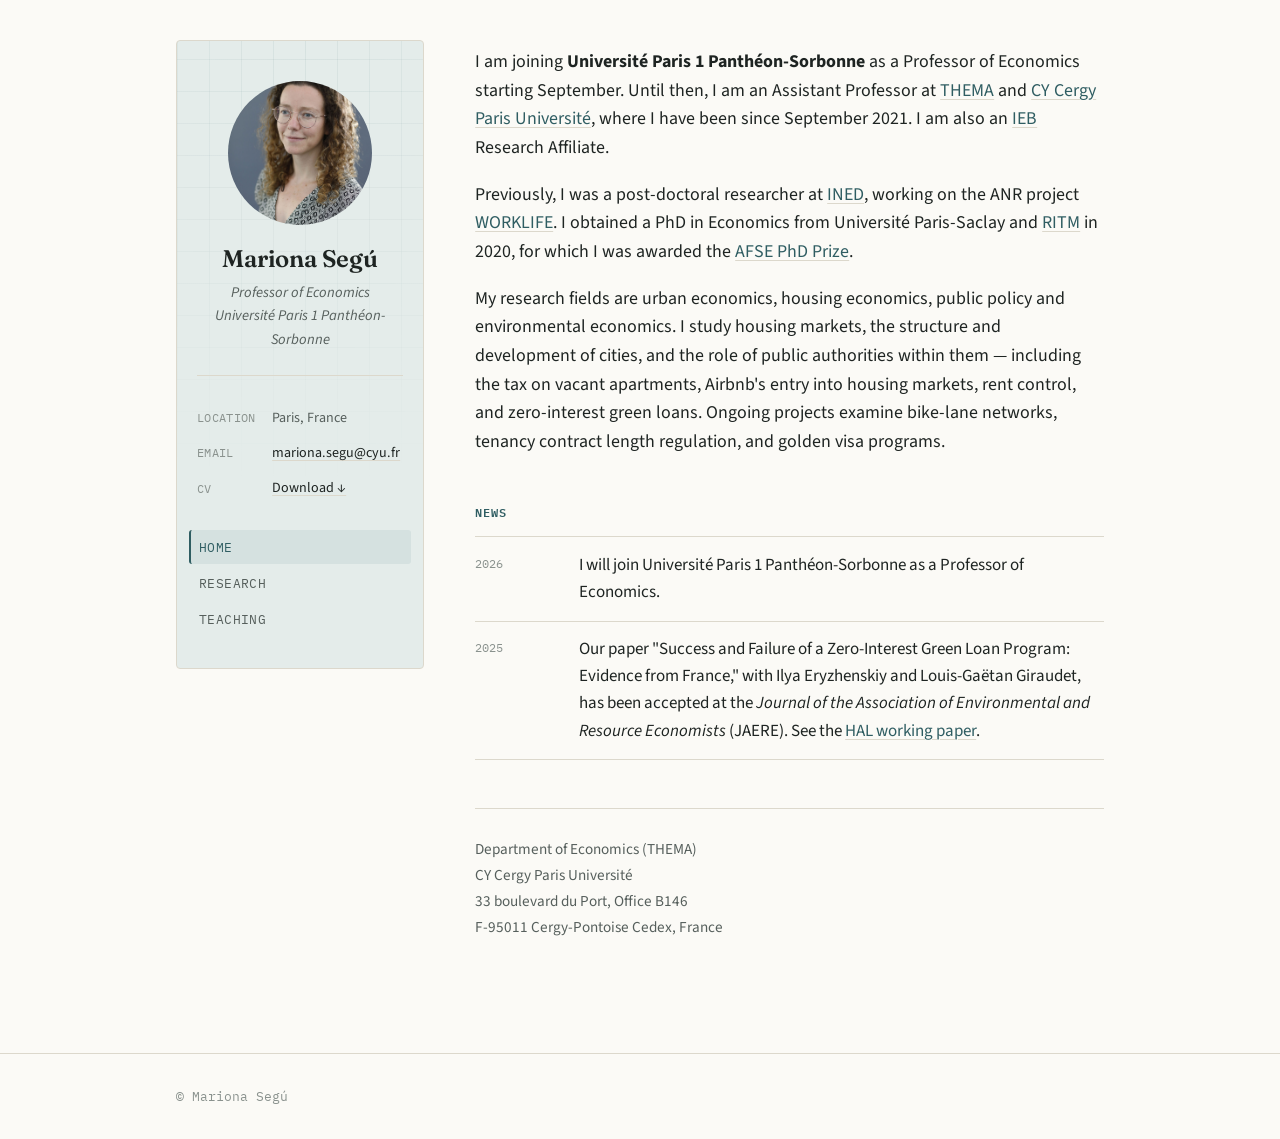
<file: index.html>
<!doctype html>
<html lang="en">
<head>
<meta charset="utf-8">
<meta name="viewport" content="width=device-width, initial-scale=1">
<title>Mariona Segú</title>
<meta name="description" content="Mariona Segú — Professor of Economics, Université Paris 1 Panthéon-Sorbonne. Urban, housing, public and environmental economics.">
<link rel="preconnect" href="https://fonts.googleapis.com">
<link rel="preconnect" href="https://fonts.gstatic.com" crossorigin>
<link href="https://fonts.googleapis.com/css2?family=Fraunces:opsz,wght@9..144,500;9..144,600&family=Source+Sans+3:wght@400;600&family=IBM+Plex+Mono:wght@400;500&display=swap" rel="stylesheet">
<link rel="stylesheet" href="css/style.css">
</head>
<body>

<div class="page-shell">

  <aside class="sidebar">
    <div class="avatar"><img src="images/profile.jpg" alt="Mariona Segú"></div>
    <h1 class="name">Mariona Segú</h1>
    <p class="role">Professor of Economics<br>Université Paris 1 Panthéon-Sorbonne</p>
    <hr class="sidebar-rule">
    <ul class="sidebar-info">
      <li><span class="k">Location</span><span>Paris, France</span></li>
      <li><span class="k">Email</span><a href="mailto:mariona.segu@cyu.fr">mariona.segu@cyu.fr</a></li>
      <li><span class="k">CV</span><a href="https://github.com/marionasegu/MyWebsite/blob/main/CV_Segu_EN.pdf" target="_blank" rel="noopener">Download ↓</a></li>
    </ul>
    <nav class="primary" aria-label="Primary">
      <a href="index.html" aria-current="page">Home</a>
      <a href="research.html">Research</a>
      <a href="teaching.html">Teaching</a>
    </nav>
  </aside>

  <main>

    <p class="lede">
      I am joining <strong>Université Paris 1 Panthéon-Sorbonne</strong> as a Professor of Economics
      starting September. Until then, I am an Assistant Professor at
      <a href="https://thema-cergy.eu/" target="_blank" rel="noopener">THEMA</a> and
      <a href="https://www.cyu.fr/" target="_blank" rel="noopener">CY Cergy Paris Université</a>,
      where I have been since September 2021. I am also an
      <a href="https://ieb.ub.edu/en/" target="_blank" rel="noopener">IEB</a> Research Affiliate.
    </p>

    <p class="lede">
      Previously, I was a post-doctoral researcher at
      <a href="https://www.ined.fr/" target="_blank" rel="noopener">INED</a>, working on the ANR project
      <a href="https://worklife.site.ined.fr/fr/" target="_blank" rel="noopener">WORKLIFE</a>. I obtained
      a PhD in Economics from Université Paris-Saclay and
      <a href="http://www.ritm.u-psud.fr/" target="_blank" rel="noopener">RITM</a> in 2020, for which I
      was awarded the
      <a href="https://www.afse.fr/en/prix/le-prix-de-these-afse-100033" target="_blank" rel="noopener">AFSE PhD Prize</a>.
    </p>

    <p class="lede">
      My research fields are urban economics, housing economics, public policy and environmental
      economics. I study housing markets, the structure and development of cities, and the role of
      public authorities within them — including the tax on vacant apartments, Airbnb's entry into
      housing markets, rent control, and zero-interest green loans. Ongoing projects examine bike-lane
      networks, tenancy contract length regulation, and golden visa programs.
    </p>

    <section class="section">
      <h2 class="section-title">News</h2>
      <ul class="news-list">
        <li>
          <span class="tag">2026</span>
          <span>I will join Université Paris 1 Panthéon-Sorbonne as a Professor of Economics.</span>
        </li>
        <li>
          <span class="tag">2025</span>
          <span>Our paper "Success and Failure of a Zero-Interest Green Loan Program: Evidence from France," with Ilya Eryzhenskiy and Louis-Gaëtan Giraudet, has been accepted at the <em>Journal of the Association of Environmental and Resource Economists</em> (JAERE). See the <a href="https://hal.science/hal-03585110v3" target="_blank" rel="noopener">HAL working paper</a>.</span>
        </li>
      </ul>
    </section>

    <div class="contact">
      <address>
        Department of Economics (THEMA)<br>
        CY Cergy Paris Université<br>
        33 boulevard du Port, Office B146<br>
        F-95011 Cergy-Pontoise Cedex, France
      </address>
    </div>

  </main>

</div>

<footer class="site-footer">
  <div class="wrap">© Mariona Segú</div>
</footer>

</body>
</html>
</file>
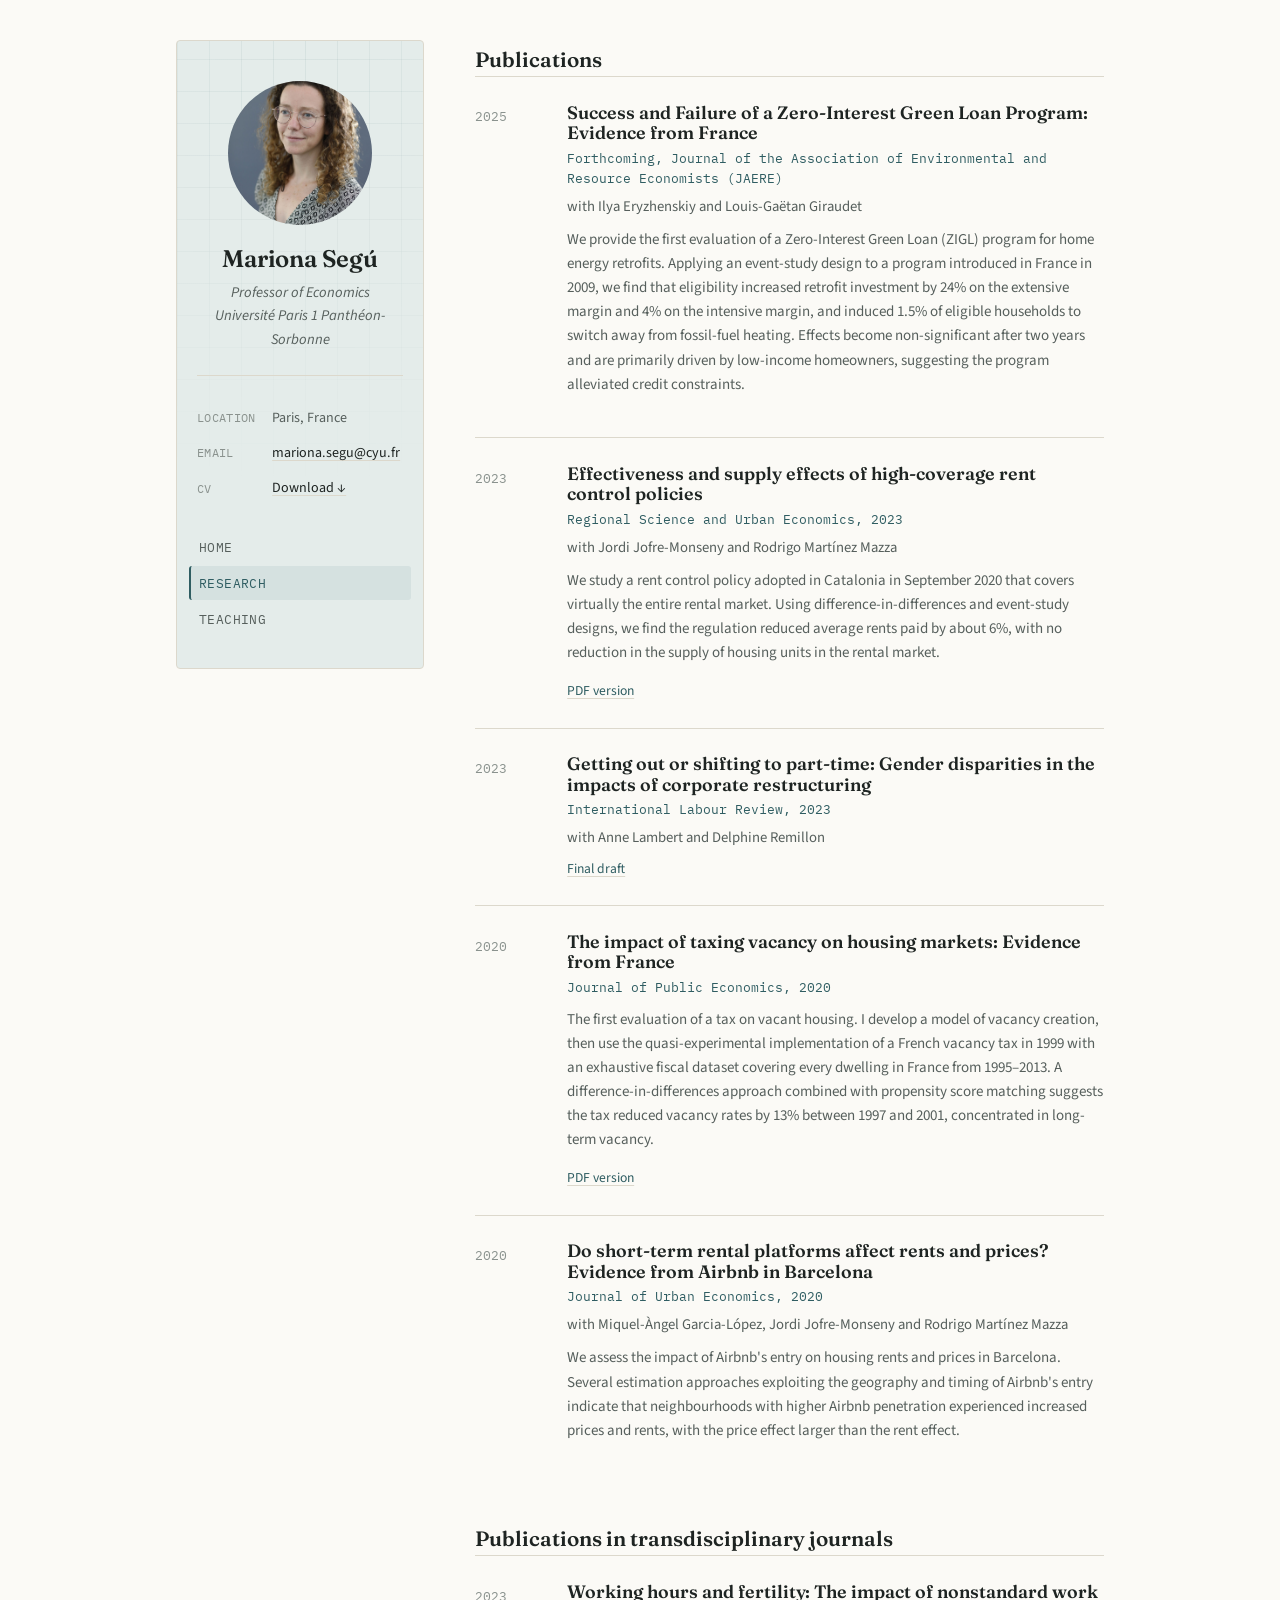
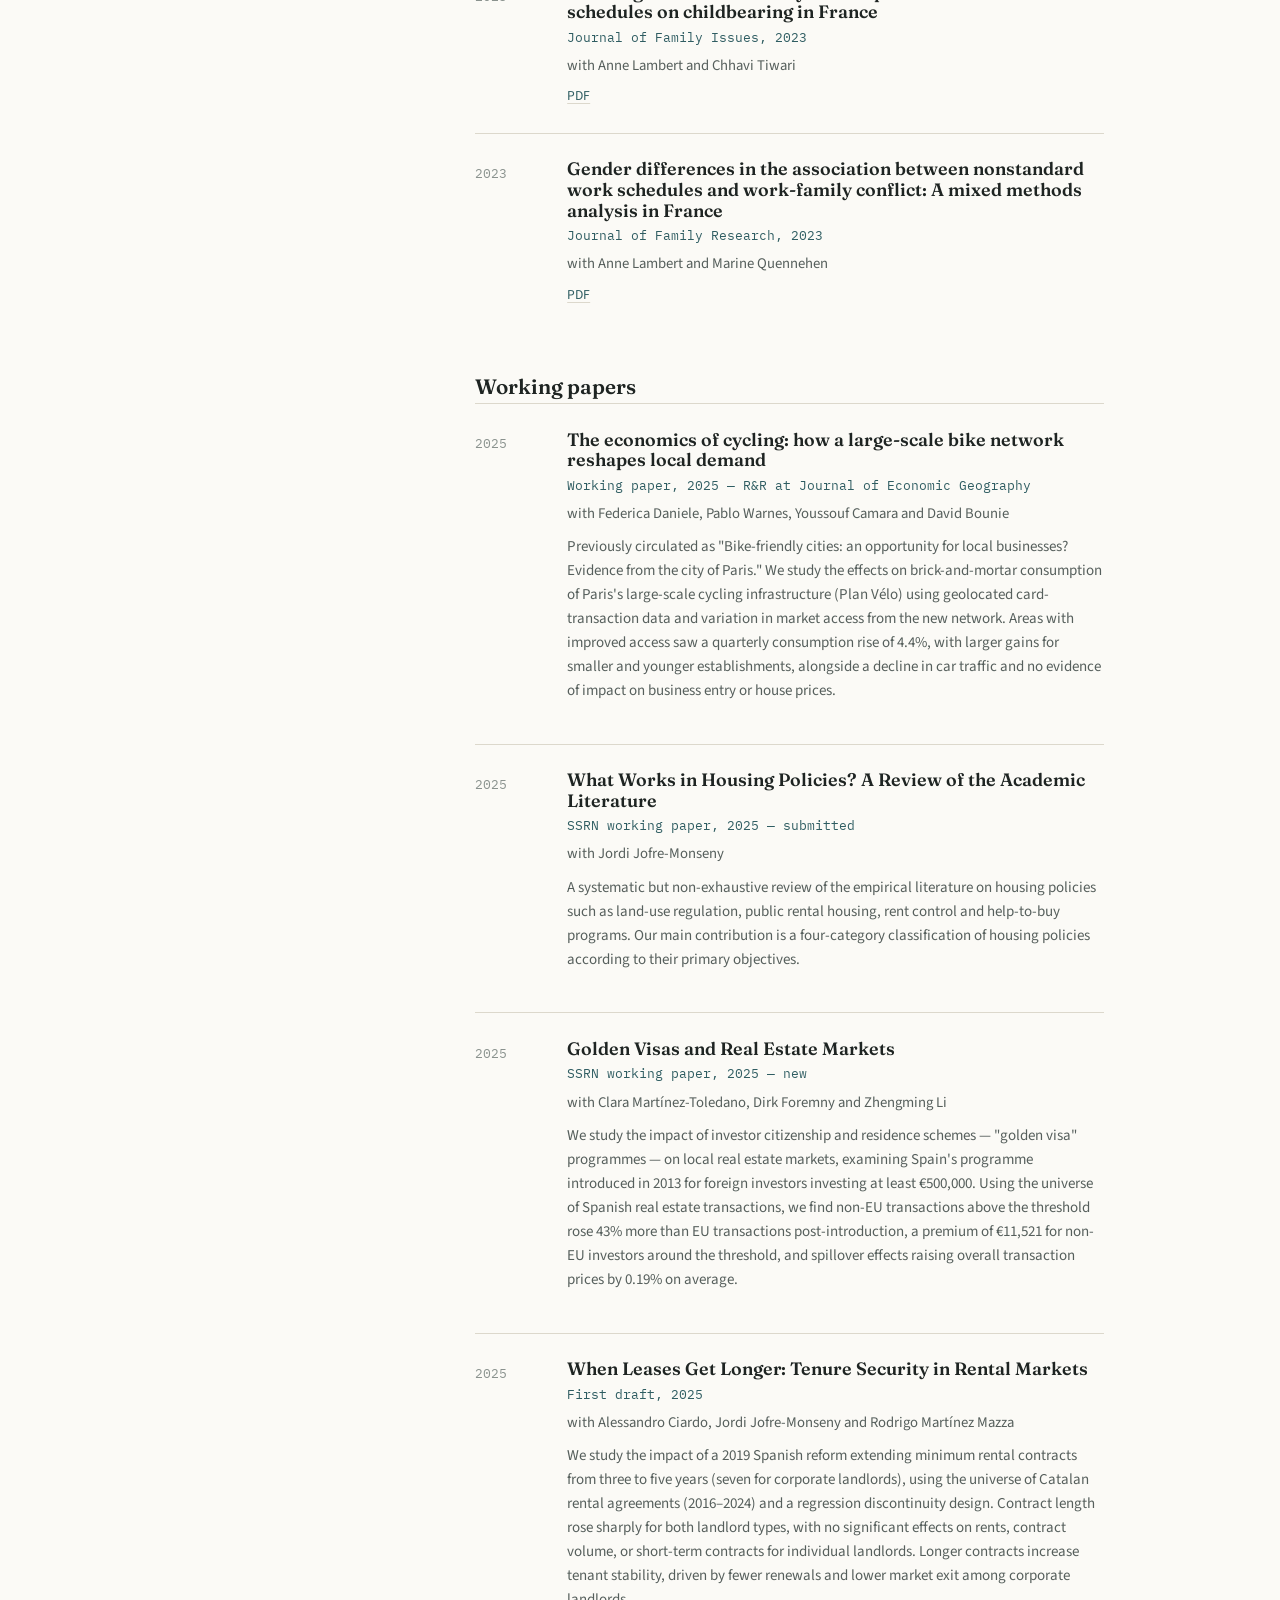
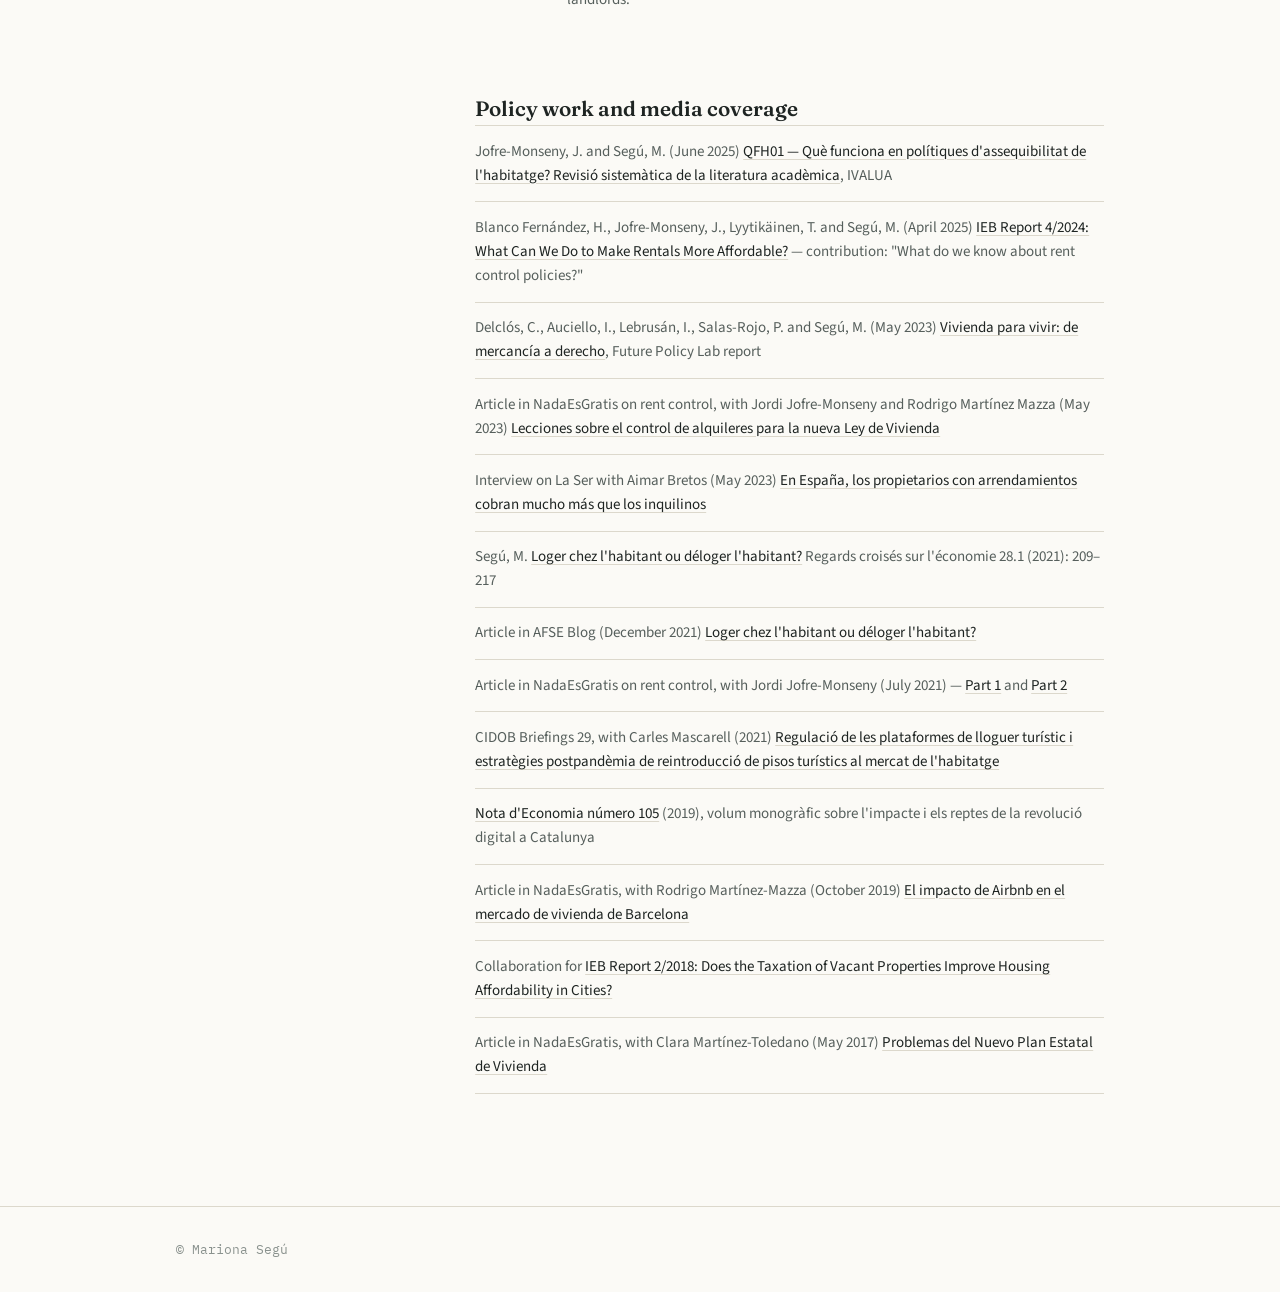
<file: research.html>
<!doctype html>
<html lang="en">
<head>
<meta charset="utf-8">
<meta name="viewport" content="width=device-width, initial-scale=1">
<title>Research — Mariona Segú</title>
<meta name="description" content="Publications and working papers by Mariona Segú in urban, housing, public and environmental economics.">
<link rel="preconnect" href="https://fonts.googleapis.com">
<link rel="preconnect" href="https://fonts.gstatic.com" crossorigin>
<link href="https://fonts.googleapis.com/css2?family=Fraunces:opsz,wght@9..144,500;9..144,600&family=Source+Sans+3:wght@400;600&family=IBM+Plex+Mono:wght@400;500&display=swap" rel="stylesheet">
<link rel="stylesheet" href="css/style.css">
</head>
<body>

<div class="page-shell">

  <aside class="sidebar">
    <div class="avatar"><img src="images/profile.jpg" alt="Mariona Segú"></div>
    <h1 class="name">Mariona Segú</h1>
    <p class="role">Professor of Economics<br>Université Paris 1 Panthéon-Sorbonne</p>
    <hr class="sidebar-rule">
    <ul class="sidebar-info">
      <li><span class="k">Location</span><span>Paris, France</span></li>
      <li><span class="k">Email</span><a href="mailto:mariona.segu@cyu.fr">mariona.segu@cyu.fr</a></li>
      <li><span class="k">CV</span><a href="https://github.com/marionasegu/MyWebsite/blob/main/CV_Segu_EN.pdf" target="_blank" rel="noopener">Download ↓</a></li>
    </ul>
    <nav class="primary" aria-label="Primary">
      <a href="index.html">Home</a>
      <a href="research.html" aria-current="page">Research</a>
      <a href="teaching.html">Teaching</a>
    </nav>
  </aside>

  <main>

    <h2 class="group-title">Publications</h2>

    <div class="entry">
      <div class="year">2025</div>
      <div>
        <h3><a href="https://hal.science/hal-03585110v3" target="_blank" rel="noopener">Success and Failure of a Zero-Interest Green Loan Program: Evidence from France</a></h3>
        <div class="venue">Forthcoming, Journal of the Association of Environmental and Resource Economists (JAERE)</div>
        <div class="coauthors">with Ilya Eryzhenskiy and Louis-Gaëtan Giraudet</div>
        <p class="abstract">We provide the first evaluation of a Zero-Interest Green Loan (ZIGL) program for home energy retrofits. Applying an event-study design to a program introduced in France in 2009, we find that eligibility increased retrofit investment by 24% on the extensive margin and 4% on the intensive margin, and induced 1.5% of eligible households to switch away from fossil-fuel heating. Effects become non-significant after two years and are primarily driven by low-income homeowners, suggesting the program alleviated credit constraints.</p>
      </div>
    </div>

    <div class="entry">
      <div class="year">2023</div>
      <div>
        <h3><a href="https://www.sciencedirect.com/science/article/abs/pii/S0166046223000510?dgcid=coauthor" target="_blank" rel="noopener">Effectiveness and supply effects of high-coverage rent control policies</a></h3>
        <div class="venue">Regional Science and Urban Economics, 2023</div>
        <div class="coauthors">with Jordi Jofre-Monseny and Rodrigo Martínez Mazza</div>
        <p class="abstract">We study a rent control policy adopted in Catalonia in September 2020 that covers virtually the entire rental market. Using difference-in-differences and event-study designs, we find the regulation reduced average rents paid by about 6%, with no reduction in the supply of housing units in the rental market.</p>
        <div class="links">
          <a href="https://github.com/marionasegu/MyWebsite/blob/main/Papers/JofreMartinezSegu2023.pdf" target="_blank" rel="noopener">PDF version</a>
        </div>
      </div>
    </div>

    <div class="entry">
      <div class="year">2023</div>
      <div>
        <h3><a href="https://onlinelibrary.wiley.com/doi/abs/10.1111/ilr.12387" target="_blank" rel="noopener">Getting out or shifting to part-time: Gender disparities in the impacts of corporate restructuring</a></h3>
        <div class="venue">International Labour Review, 2023</div>
        <div class="coauthors">with Anne Lambert and Delphine Remillon</div>
        <div class="links">
          <a href="https://github.com/marionasegu/MyWebsite/blob/main/Papers/ILR_LambertRemillonSegu2023.pdf" target="_blank" rel="noopener">Final draft</a>
        </div>
      </div>
    </div>

    <div class="entry">
      <div class="year">2020</div>
      <div>
        <h3><a href="https://www.sciencedirect.com/science/article/abs/pii/S0047272719301409" target="_blank" rel="noopener">The impact of taxing vacancy on housing markets: Evidence from France</a></h3>
        <div class="venue">Journal of Public Economics, 2020</div>
        <p class="abstract">The first evaluation of a tax on vacant housing. I develop a model of vacancy creation, then use the quasi-experimental implementation of a French vacancy tax in 1999 with an exhaustive fiscal dataset covering every dwelling in France from 1995–2013. A difference-in-differences approach combined with propensity score matching suggests the tax reduced vacancy rates by 13% between 1997 and 2001, concentrated in long-term vacancy.</p>
        <div class="links">
          <a href="https://github.com/marionasegu/MyWebsite/blob/main/Papers/Segu_2019.pdf" target="_blank" rel="noopener">PDF version</a>
        </div>
      </div>
    </div>

    <div class="entry">
      <div class="year">2020</div>
      <div>
        <h3><a href="https://www.sciencedirect.com/science/article/pii/S0094119020300498" target="_blank" rel="noopener">Do short-term rental platforms affect rents and prices? Evidence from Airbnb in Barcelona</a></h3>
        <div class="venue">Journal of Urban Economics, 2020</div>
        <div class="coauthors">with Miquel-Àngel Garcia-López, Jordi Jofre-Monseny and Rodrigo Martínez Mazza</div>
        <p class="abstract">We assess the impact of Airbnb's entry on housing rents and prices in Barcelona. Several estimation approaches exploiting the geography and timing of Airbnb's entry indicate that neighbourhoods with higher Airbnb penetration experienced increased prices and rents, with the price effect larger than the rent effect.</p>
      </div>
    </div>

    <h2 class="group-title">Publications in transdisciplinary journals</h2>

    <div class="entry">
      <div class="year">2023</div>
      <div>
        <h3><a href="https://journals.sagepub.com/doi/epub/10.1177/0192513X221150975" target="_blank" rel="noopener">Working hours and fertility: The impact of nonstandard work schedules on childbearing in France</a></h3>
        <div class="venue">Journal of Family Issues, 2023</div>
        <div class="coauthors">with Anne Lambert and Chhavi Tiwari</div>
        <div class="links">
          <a href="https://github.com/marionasegu/MyWebsite/blob/main/Papers/LambertSeguTiwari2023.pdf" target="_blank" rel="noopener">PDF</a>
        </div>
      </div>
    </div>

    <div class="entry">
      <div class="year">2023</div>
      <div>
        <h3><a href="https://ubp.uni-bamberg.de/jfr/index.php/jfr/article/view/934" target="_blank" rel="noopener">Gender differences in the association between nonstandard work schedules and work-family conflict: A mixed methods analysis in France</a></h3>
        <div class="venue">Journal of Family Research, 2023</div>
        <div class="coauthors">with Anne Lambert and Marine Quennehen</div>
        <div class="links">
          <a href="https://github.com/marionasegu/MyWebsite/blob/main/Papers/jfr_LambertQuennehenSegu2023.pdf" target="_blank" rel="noopener">PDF</a>
        </div>
      </div>
    </div>

    <h2 class="group-title">Working papers</h2>

    <div class="entry">
      <div class="year">2025</div>
      <div>
        <h3><a href="https://github.com/marionasegu/MyWebsite/blob/main/Papers/Bike_friendly_cities_Dec2025.pdf" target="_blank" rel="noopener">The economics of cycling: how a large-scale bike network reshapes local demand</a></h3>
        <div class="venue">Working paper, 2025 — R&amp;R at Journal of Economic Geography</div>
        <div class="coauthors">with Federica Daniele, Pablo Warnes, Youssouf Camara and David Bounie</div>
        <p class="abstract">Previously circulated as "Bike-friendly cities: an opportunity for local businesses? Evidence from the city of Paris." We study the effects on brick-and-mortar consumption of Paris's large-scale cycling infrastructure (Plan Vélo) using geolocated card-transaction data and variation in market access from the new network. Areas with improved access saw a quarterly consumption rise of 4.4%, with larger gains for smaller and younger establishments, alongside a decline in car traffic and no evidence of impact on business entry or house prices.</p>
      </div>
    </div>

    <div class="entry">
      <div class="year">2025</div>
      <div>
        <h3><a href="https://papers.ssrn.com/sol3/papers.cfm?abstract_id=5764596" target="_blank" rel="noopener">What Works in Housing Policies? A Review of the Academic Literature</a></h3>
        <div class="venue">SSRN working paper, 2025 — submitted</div>
        <div class="coauthors">with Jordi Jofre-Monseny</div>
        <p class="abstract">A systematic but non-exhaustive review of the empirical literature on housing policies such as land-use regulation, public rental housing, rent control and help-to-buy programs. Our main contribution is a four-category classification of housing policies according to their primary objectives.</p>
      </div>
    </div>

    <div class="entry">
      <div class="year">2025</div>
      <div>
        <h3><a href="https://papers.ssrn.com/sol3/papers.cfm?abstract_id=5276559" target="_blank" rel="noopener">Golden Visas and Real Estate Markets</a></h3>
        <div class="venue">SSRN working paper, 2025 — new</div>
        <div class="coauthors">with Clara Martínez-Toledano, Dirk Foremny and Zhengming Li</div>
        <p class="abstract">We study the impact of investor citizenship and residence schemes — "golden visa" programmes — on local real estate markets, examining Spain's programme introduced in 2013 for foreign investors investing at least €500,000. Using the universe of Spanish real estate transactions, we find non-EU transactions above the threshold rose 43% more than EU transactions post-introduction, a premium of €11,521 for non-EU investors around the threshold, and spillover effects raising overall transaction prices by 0.19% on average.</p>
      </div>
    </div>

    <div class="entry">
      <div class="year">2025</div>
      <div>
        <h3>When Leases Get Longer: Tenure Security in Rental Markets</h3>
        <div class="venue">First draft, 2025</div>
        <div class="coauthors">with Alessandro Ciardo, Jordi Jofre-Monseny and Rodrigo Martínez Mazza</div>
        <p class="abstract">We study the impact of a 2019 Spanish reform extending minimum rental contracts from three to five years (seven for corporate landlords), using the universe of Catalan rental agreements (2016–2024) and a regression discontinuity design. Contract length rose sharply for both landlord types, with no significant effects on rents, contract volume, or short-term contracts for individual landlords. Longer contracts increase tenant stability, driven by fewer renewals and lower market exit among corporate landlords.</p>
      </div>
    </div>

    <h2 class="group-title">Policy work and media coverage</h2>
    <ul class="plain-list">
      <li>Jofre-Monseny, J. and Segú, M. (June 2025) <a href="https://ivalua.cat/ca/revisions-devidencia/qfh01-que-funciona-en-politiques-dassequibilitat-de-lhabitatge-revisio" target="_blank" rel="noopener">QFH01 — Què funciona en polítiques d'assequibilitat de l'habitatge? Revisió sistemàtica de la literatura acadèmica</a>, IVALUA</li>
      <li>Blanco Fernández, H., Jofre-Monseny, J., Lyytikäinen, T. and Segú, M. (April 2025) <a href="https://ieb.ub.edu/en/publication/ieb-report-4-2024-el-problema-del-precio-del-alquiler-que-se-puede-hacer/" target="_blank" rel="noopener">IEB Report 4/2024: What Can We Do to Make Rentals More Affordable?</a> — contribution: "What do we know about rent control policies?"</li>
      <li>Delclós, C., Auciello, I., Lebrusán, I., Salas-Rojo, P. and Segú, M. (May 2023) <a href="https://www.futurepolicylab.com/informes/vivienda-para-vivir-de-mercancia-a-derecho/" target="_blank" rel="noopener">Vivienda para vivir: de mercancía a derecho</a>, Future Policy Lab report</li>
      <li>Article in NadaEsGratis on rent control, with Jordi Jofre-Monseny and Rodrigo Martínez Mazza (May 2023) <a href="https://nadaesgratis.es/admin/lecciones-sobre-el-control-de-alquileres-para-la-nueva-ley-de-vivienda" target="_blank" rel="noopener">Lecciones sobre el control de alquileres para la nueva Ley de Vivienda</a></li>
      <li>Interview on La Ser with Aimar Bretos (May 2023) <a href="https://cadenaser.com/nacional/2023/05/04/en-espana-los-propietarios-que-cobran-por-arrendamientos-cobran-mucho-mas-que-los-inquilinos-radiografia-de-la-vivienda-en-nuestro-pais-cadena-ser/" target="_blank" rel="noopener">En España, los propietarios con arrendamientos cobran mucho más que los inquilinos</a></li>
      <li>Segú, M. <a href="https://www.cairn.info/revue-regards-croises-sur-l-economie-2021-1-page-209.htm" target="_blank" rel="noopener">Loger chez l'habitant ou déloger l'habitant?</a> Regards croisés sur l'économie 28.1 (2021): 209–217</li>
      <li>Article in AFSE Blog (December 2021) <a href="https://www.blog-afse.fr/billet/loger-chez-lhabitant-ou-deloger-lhabitant" target="_blank" rel="noopener">Loger chez l'habitant ou déloger l'habitant?</a></li>
      <li>Article in NadaEsGratis on rent control, with Jordi Jofre-Monseny (July 2021) — <a href="https://nadaesgratis.es/admin/que-dice-la-evidencia-empirica-sobre-el-control-de-alquileres-parte-1-los-beneficios" target="_blank" rel="noopener">Part 1</a> and <a href="https://nadaesgratis.es/admin/que-dice-la-evidencia-empirica-sobre-el-control-de-alquileres-parte-2-los-costes" target="_blank" rel="noopener">Part 2</a></li>
      <li>CIDOB Briefings 29, with Carles Mascarell (2021) <a href="https://www.cidob.org/ca/publicacions/regulacio-de-les-plataformes-de-lloguer-turistic-i-estrategies-postpandemia-de" target="_blank" rel="noopener">Regulació de les plataformes de lloguer turístic i estratègies postpandèmia de reintroducció de pisos turístics al mercat de l'habitatge</a></li>
      <li><a href="http://economia.gencat.cat/ca/ambits-actuacio/economia-catalana/estudis-publicacions/nota-economia/numero-105/index.html" target="_blank" rel="noopener">Nota d'Economia número 105</a> (2019), volum monogràfic sobre l'impacte i els reptes de la revolució digital a Catalunya</li>
      <li>Article in NadaEsGratis, with Rodrigo Martínez-Mazza (October 2019) <a href="https://nadaesgratis.es/admin/el-impacto-de-airbnb-en-el-mercado-de-vivienda-de-barcelona" target="_blank" rel="noopener">El impacto de Airbnb en el mercado de vivienda de Barcelona</a></li>
      <li>Collaboration for <a href="http://ieb.ub.edu/wp-content/uploads/2018/07/IEB_REPORT-2_2018.pdf" target="_blank" rel="noopener">IEB Report 2/2018: Does the Taxation of Vacant Properties Improve Housing Affordability in Cities?</a></li>
      <li>Article in NadaEsGratis, with Clara Martínez-Toledano (May 2017) <a href="http://nadaesgratis.es/admin/problemas-del-nuevo-plan-estatal-de-vivienda" target="_blank" rel="noopener">Problemas del Nuevo Plan Estatal de Vivienda</a></li>
    </ul>

  </main>

</div>

<footer class="site-footer">
  <div class="wrap">© Mariona Segú</div>
</footer>

</body>
</html>
</file>
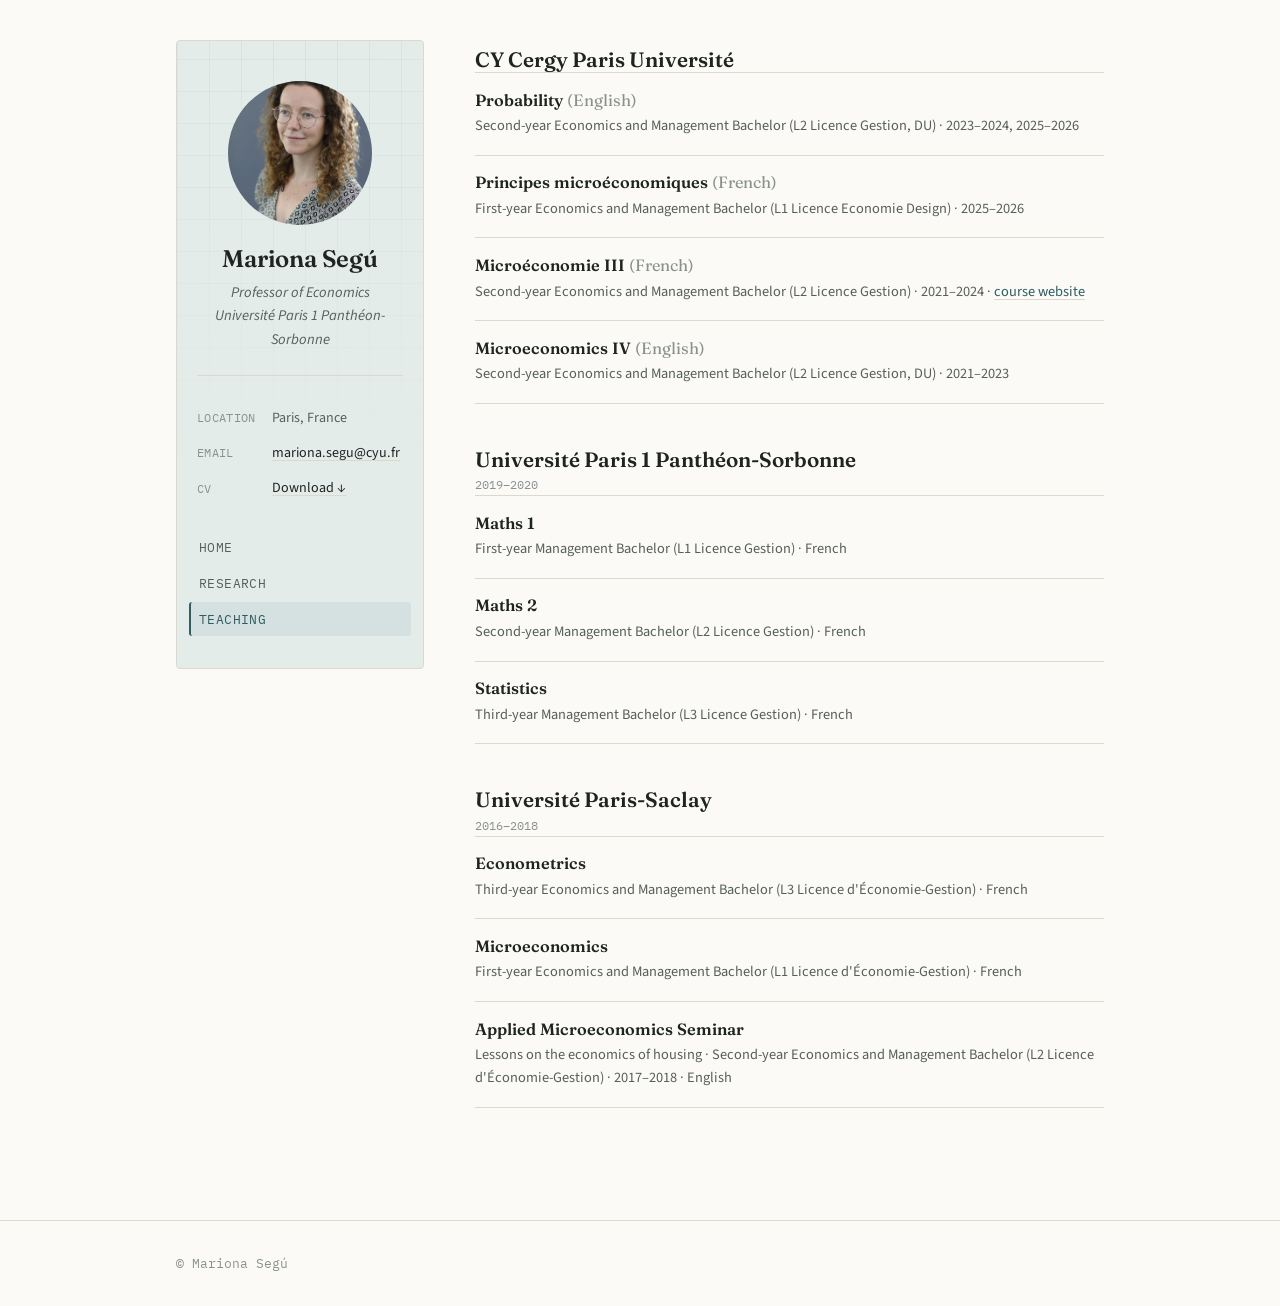
<file: teaching.html>
<!doctype html>
<html lang="en">
<head>
<meta charset="utf-8">
<meta name="viewport" content="width=device-width, initial-scale=1">
<title>Teaching — Mariona Segú</title>
<meta name="description" content="Teaching by Mariona Segú at CY Cergy Paris Université, Université Paris 1 Panthéon-Sorbonne and Université Paris-Saclay.">
<link rel="preconnect" href="https://fonts.googleapis.com">
<link rel="preconnect" href="https://fonts.gstatic.com" crossorigin>
<link href="https://fonts.googleapis.com/css2?family=Fraunces:opsz,wght@9..144,500;9..144,600&family=Source+Sans+3:wght@400;600&family=IBM+Plex+Mono:wght@400;500&display=swap" rel="stylesheet">
<link rel="stylesheet" href="css/style.css">
</head>
<body>

<div class="page-shell">

  <aside class="sidebar">
    <div class="avatar"><img src="images/profile.jpg" alt="Mariona Segú"></div>
    <h1 class="name">Mariona Segú</h1>
    <p class="role">Professor of Economics<br>Université Paris 1 Panthéon-Sorbonne</p>
    <hr class="sidebar-rule">
    <ul class="sidebar-info">
      <li><span class="k">Location</span><span>Paris, France</span></li>
      <li><span class="k">Email</span><a href="mailto:mariona.segu@cyu.fr">mariona.segu@cyu.fr</a></li>
      <li><span class="k">CV</span><a href="https://github.com/marionasegu/MyWebsite/blob/main/CV_Segu_EN.pdf" target="_blank" rel="noopener">Download ↓</a></li>
    </ul>
    <nav class="primary" aria-label="Primary">
      <a href="index.html">Home</a>
      <a href="research.html">Research</a>
      <a href="teaching.html" aria-current="page">Teaching</a>
    </nav>
  </aside>

  <main>

    <div class="inst-block">
      <h2 class="inst-name">CY Cergy Paris Université</h2>

      <div class="course">
        <h3>Probability <span style="font-weight:400; color:var(--ink-faint);">(English)</span></h3>
        <div class="meta">Second-year Economics and Management Bachelor (L2 Licence Gestion, DU) · 2023–2024, 2025–2026</div>
      </div>

      <div class="course">
        <h3>Principes microéconomiques <span style="font-weight:400; color:var(--ink-faint);">(French)</span></h3>
        <div class="meta">First-year Economics and Management Bachelor (L1 Licence Economie Design) · 2025–2026</div>
      </div>

      <div class="course">
        <h3>Microéconomie III <span style="font-weight:400; color:var(--ink-faint);">(French)</span></h3>
        <div class="meta">Second-year Economics and Management Bachelor (L2 Licence Gestion) · 2021–2024 · <a href="https://sites.google.com/site/microl2s3/accueil" target="_blank" rel="noopener">course website</a></div>
      </div>

      <div class="course">
        <h3>Microeconomics IV <span style="font-weight:400; color:var(--ink-faint);">(English)</span></h3>
        <div class="meta">Second-year Economics and Management Bachelor (L2 Licence Gestion, DU) · 2021–2023</div>
      </div>
    </div>

    <div class="inst-block">
      <h2 class="inst-name">Université Paris 1 Panthéon-Sorbonne</h2>
      <div class="inst-period">2019–2020</div>

      <div class="course">
        <h3>Maths 1</h3>
        <div class="meta">First-year Management Bachelor (L1 Licence Gestion) · French</div>
      </div>

      <div class="course">
        <h3>Maths 2</h3>
        <div class="meta">Second-year Management Bachelor (L2 Licence Gestion) · French</div>
      </div>

      <div class="course">
        <h3>Statistics</h3>
        <div class="meta">Third-year Management Bachelor (L3 Licence Gestion) · French</div>
      </div>
    </div>

    <div class="inst-block">
      <h2 class="inst-name">Université Paris-Saclay</h2>
      <div class="inst-period">2016–2018</div>

      <div class="course">
        <h3>Econometrics</h3>
        <div class="meta">Third-year Economics and Management Bachelor (L3 Licence d'Économie-Gestion) · French</div>
      </div>

      <div class="course">
        <h3>Microeconomics</h3>
        <div class="meta">First-year Economics and Management Bachelor (L1 Licence d'Économie-Gestion) · French</div>
      </div>

      <div class="course">
        <h3>Applied Microeconomics Seminar</h3>
        <div class="meta">Lessons on the economics of housing · Second-year Economics and Management Bachelor (L2 Licence d'Économie-Gestion) · 2017–2018 · English</div>
      </div>
    </div>

  </main>

</div>

<footer class="site-footer">
  <div class="wrap">© Mariona Segú</div>
</footer>

</body>
</html>
</file>
<file: css/style.css>
/* ============================================
   Mariona Segú — personal site
   Design tokens
   ============================================ */
:root {
  --bg: #FBFAF6;
  --ink: #1E2422;
  --ink-soft: #565F5C;
  --ink-faint: #8A928E;
  --accent: #2F5D62;
  --accent-soft: #E4ECEA;
  --rule: #DCD8CC;
  --paper-line: rgba(47, 93, 98, 0.07);

  --font-display: "Fraunces", Georgia, "Times New Roman", serif;
  --font-body: "Source Sans 3", "Helvetica Neue", Arial, sans-serif;
  --font-mono: "IBM Plex Mono", "Courier New", monospace;

  --measure: 40rem;
  --gutter: clamp(1.25rem, 4vw, 3rem);
}

* { box-sizing: border-box; }

html {
  -webkit-text-size-adjust: 100%;
}

body {
  margin: 0;
  background: var(--bg);
  color: var(--ink);
  font-family: var(--font-body);
  font-size: 17px;
  line-height: 1.6;
  -webkit-font-smoothing: antialiased;
}

a {
  color: var(--accent);
  text-decoration-color: var(--rule);
  text-underline-offset: 3px;
  text-decoration-thickness: 1px;
}
a:hover { text-decoration-color: var(--accent); }
a:focus-visible, button:focus-visible {
  outline: 2px solid var(--accent);
  outline-offset: 3px;
}

h1, h2, h3 {
  font-family: var(--font-display);
  font-weight: 600;
  line-height: 1.15;
  color: var(--ink);
  margin: 0;
}

p { margin: 0 0 1em; }

.wrap {
  max-width: 46rem;
  margin: 0 auto;
  padding: 0 var(--gutter);
}

/* ============================================
   Sidebar + content shell
   ============================================ */
.page-shell {
  max-width: 64rem;
  margin: 0 auto;
  padding: 0 var(--gutter);
  display: grid;
  grid-template-columns: 15.5rem 1fr;
  gap: clamp(1.5rem, 4vw, 3.5rem);
  align-items: start;
}

/* signature element: faint cadastral / survey-grid lines behind the sidebar,
   a quiet nod to urban & housing economics without illustrating literally */
.sidebar {
  position: relative;
  position: sticky;
  top: 2.5rem;
  padding: 2.5rem 1.25rem 2rem;
  border: 1px solid var(--rule);
  border-radius: 4px;
  background: var(--accent-soft);
  overflow: hidden;
}
.sidebar::before {
  content: "";
  position: absolute;
  inset: 0;
  background-image:
    repeating-linear-gradient(0deg, var(--paper-line) 0 1px, transparent 1px 32px),
    repeating-linear-gradient(90deg, var(--paper-line) 0 1px, transparent 1px 32px);
  mask-image: radial-gradient(circle at 50% 0%, black, transparent 70%);
  pointer-events: none;
}
.sidebar > * { position: relative; }

.avatar {
  width: 9rem;
  height: 9rem;
  border-radius: 50%;
  background: var(--ink);
  color: var(--bg);
  display: flex;
  align-items: center;
  justify-content: center;
  font-family: var(--font-display);
  font-size: 2rem;
  font-weight: 600;
  margin: 0 auto 1.25rem;
  overflow: hidden;
  flex-shrink: 0;
}
.avatar img {
  display: block;
  width: 100%;
  height: 100%;
  object-fit: cover;
  object-position: center;
}

.sidebar .name {
  font-size: 1.5rem;
  text-align: center;
  letter-spacing: -0.01em;
}

.sidebar .role {
  margin-top: 0.5rem;
  text-align: center;
  color: var(--ink-soft);
  font-size: 0.92rem;
  font-style: italic;
}

.sidebar-rule {
  border: none;
  border-top: 1px solid var(--rule);
  margin: 1.5rem 0;
}

.sidebar-info {
  list-style: none;
  margin: 0;
  padding: 0;
  font-size: 0.88rem;
  color: var(--ink-soft);
}
.sidebar-info li {
  display: flex;
  gap: 0.5rem;
  padding: 0.4rem 0;
}
.sidebar-info .k {
  font-family: var(--font-mono);
  font-size: 0.72rem;
  text-transform: uppercase;
  letter-spacing: 0.03em;
  color: var(--ink-faint);
  min-width: 4.2rem;
  padding-top: 0.15rem;
}
.sidebar-info a { color: var(--ink); }

nav.primary {
  margin-top: 1.5rem;
  display: flex;
  flex-direction: column;
  gap: 0.15rem;
  font-family: var(--font-mono);
  font-size: 0.82rem;
  letter-spacing: 0.03em;
  text-transform: uppercase;
}
nav.primary a {
  color: var(--ink-soft);
  text-decoration: none;
  padding: 0.4rem 0.5rem;
  margin: 0 -0.5rem;
  border-radius: 3px;
  border-left: 2px solid transparent;
}
nav.primary a:hover {
  color: var(--accent);
}
nav.primary a[aria-current="page"] {
  color: var(--accent);
  border-left-color: var(--accent);
  background: rgba(47, 93, 98, 0.08);
}

/* ---------- Main content ---------- */
main { padding: 3rem 0 5rem; min-width: 0; }
main .name-mobile { display: none; }

@media (max-width: 760px) {
  .page-shell {
    grid-template-columns: 1fr;
  }
  .sidebar {
    position: static;
    padding: 2rem 1.25rem;
  }
  nav.primary {
    flex-direction: row;
    justify-content: center;
    flex-wrap: wrap;
  }
}

.lede {
  font-size: 1.12rem;
  max-width: var(--measure);
}

.section {
  margin-top: 3rem;
}

.section-title {
  font-family: var(--font-mono);
  font-size: 0.78rem;
  letter-spacing: 0.08em;
  text-transform: uppercase;
  color: var(--accent);
  margin-bottom: 1.1rem;
}

.cv-link {
  display: inline-block;
  margin-top: 0.5rem;
  font-family: var(--font-mono);
  font-size: 0.9rem;
  padding: 0.5em 0;
  border-bottom: 1px solid var(--ink);
}

/* News list */
.news-list {
  list-style: none;
  margin: 0;
  padding: 0;
}
.news-list li {
  padding: 0.9rem 0;
  border-top: 1px solid var(--rule);
  display: grid;
  grid-template-columns: 5.5rem 1fr;
  gap: 1rem;
}
.news-list li:last-child { border-bottom: 1px solid var(--rule); }
.news-list .tag {
  font-family: var(--font-mono);
  font-size: 0.75rem;
  color: var(--ink-faint);
  padding-top: 0.15rem;
}

/* Contact block */
.contact {
  margin-top: 3rem;
  padding-top: 1.75rem;
  border-top: 1px solid var(--rule);
  color: var(--ink-soft);
  font-size: 0.95rem;
}
.contact address { font-style: normal; line-height: 1.7; }
.contact a { color: var(--ink); }

/* ---------- Publications / Teaching entries ---------- */
.entry {
  padding: 1.6rem 0;
  border-top: 1px solid var(--rule);
  display: grid;
  grid-template-columns: 4.5rem 1fr;
  gap: 1.25rem;
}
.entry:last-child { border-bottom: 1px solid var(--rule); }

.entry .year {
  font-family: var(--font-mono);
  font-size: 0.8rem;
  color: var(--ink-faint);
  padding-top: 0.3rem;
}

.entry h3 {
  font-size: 1.12rem;
  font-weight: 600;
}
.entry h3 a { color: var(--ink); text-decoration: none; }
.entry h3 a:hover { color: var(--accent); }

.entry .venue {
  margin-top: 0.3rem;
  font-family: var(--font-mono);
  font-size: 0.8rem;
  color: var(--accent);
}

.entry .coauthors {
  margin-top: 0.35rem;
  color: var(--ink-soft);
  font-size: 0.92rem;
}

.entry .abstract {
  margin-top: 0.6rem;
  color: var(--ink-soft);
  font-size: 0.94rem;
  max-width: var(--measure);
}

.entry .links {
  margin-top: 0.5rem;
  font-size: 0.85rem;
  display: flex;
  gap: 1rem;
  flex-wrap: wrap;
}

/* Groups within research page */
.group-title {
  font-family: var(--font-display);
  font-size: 1.3rem;
  font-weight: 600;
  margin-top: 2.75rem;
  margin-bottom: 0.25rem;
}
.group-title:first-of-type { margin-top: 0; }

/* Policy / media list */
.plain-list {
  list-style: none;
  margin: 0;
  padding: 0;
}
.plain-list li {
  padding: 0.85rem 0;
  border-top: 1px solid var(--rule);
  font-size: 0.94rem;
  color: var(--ink-soft);
}
.plain-list li:last-child { border-bottom: 1px solid var(--rule); }
.plain-list a { color: var(--ink); }

/* Teaching */
.inst-block { margin-top: 2.75rem; }
.inst-block:first-of-type { margin-top: 0; }
.inst-name {
  font-family: var(--font-display);
  font-size: 1.3rem;
  font-weight: 600;
}
.inst-period {
  font-family: var(--font-mono);
  font-size: 0.78rem;
  color: var(--ink-faint);
  margin-top: 0.2rem;
}
.course {
  padding: 1.1rem 0;
  border-top: 1px solid var(--rule);
}
.inst-block .course:last-child { border-bottom: 1px solid var(--rule); }
.course h3 { font-size: 1.02rem; font-weight: 600; }
.course h3 a { color: var(--ink); text-decoration: none; }
.course h3 a:hover { color: var(--accent); }
.course .meta {
  margin-top: 0.3rem;
  color: var(--ink-soft);
  font-size: 0.9rem;
}

/* ---------- Footer ---------- */
footer.site-footer {
  margin-top: 2rem;
  border-top: 1px solid var(--rule);
  padding: 2rem 0;
  color: var(--ink-faint);
  font-size: 0.82rem;
  font-family: var(--font-mono);
}
footer.site-footer .wrap { max-width: 64rem; }

/* ---------- Responsive ---------- */
@media (max-width: 640px) {
  .entry, .news-list li {
    grid-template-columns: 1fr;
    gap: 0.35rem;
  }
  .entry .year, .news-list .tag { padding-top: 0; }
}

@media (prefers-reduced-motion: reduce) {
  * { scroll-behavior: auto !important; }
}
</file>
